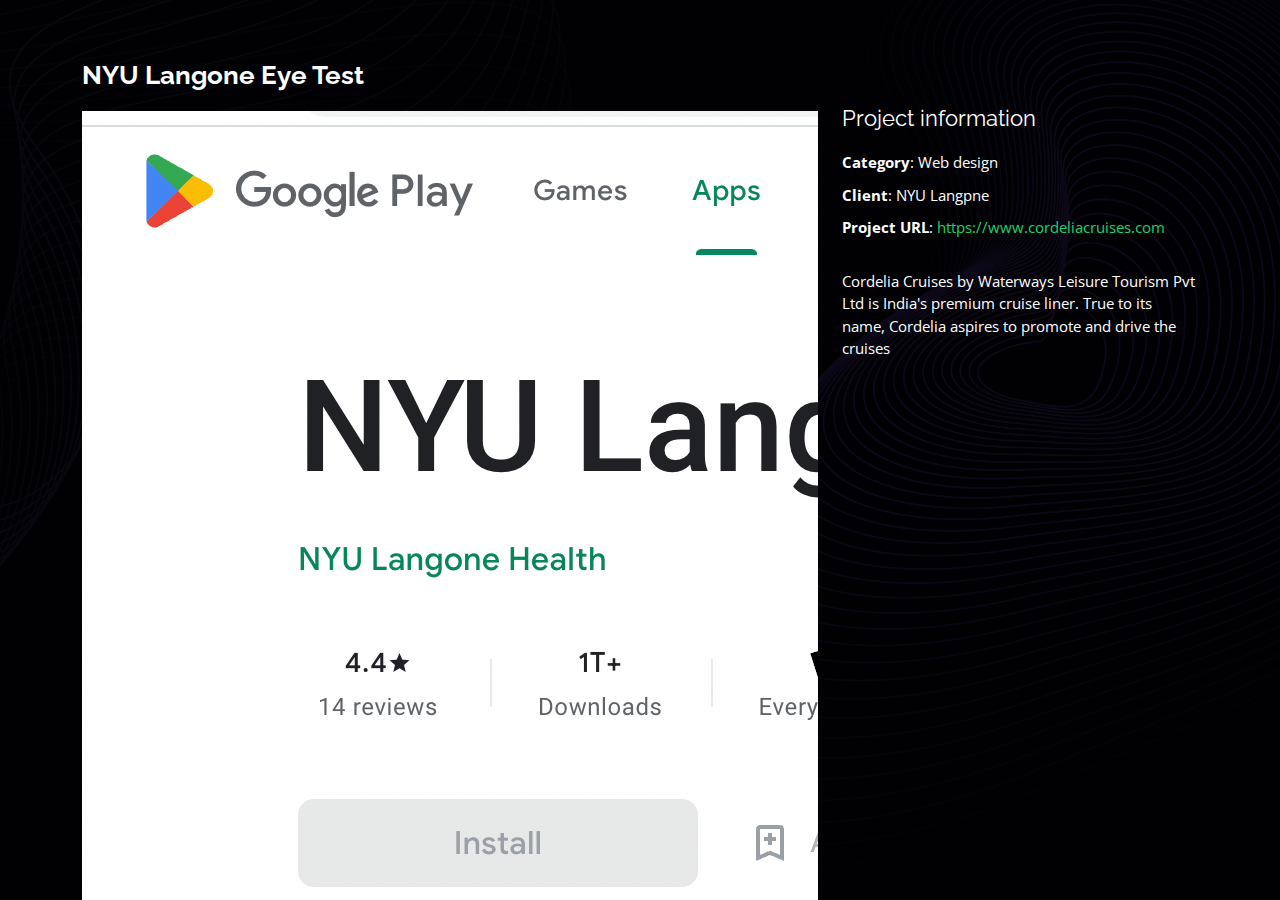
<file: nyutest-details.html>
<!DOCTYPE html>
<html lang="en">

<head>
  <meta charset="utf-8">
  <meta content="width=device-width, initial-scale=1.0" name="viewport">

  <title>Portfolio Details</title>
  <meta content="" name="description">
  <meta content="" name="keywords">

  <!-- Favicons -->
  <link href="assets/img/favicon.png" rel="icon">
  <link href="assets/img/apple-touch-icon.png" rel="apple-touch-icon">

  <!-- Google Fonts -->
  <link href="https://fonts.googleapis.com/css?family=Open+Sans:300,300i,400,400i,600,600i,700,700i|Raleway:300,300i,400,400i,500,500i,600,600i,700,700i|Poppins:300,300i,400,400i,500,500i,600,600i,700,700i" rel="stylesheet">

  <!-- Vendor CSS Files -->
  <link href="assets/vendor/bootstrap/css/bootstrap.min.css" rel="stylesheet">
  <link href="assets/vendor/bootstrap-icons/bootstrap-icons.css" rel="stylesheet">
  <link href="assets/vendor/boxicons/css/boxicons.min.css" rel="stylesheet">
  <link href="assets/vendor/glightbox/css/glightbox.min.css" rel="stylesheet">
  <link href="assets/vendor/remixicon/remixicon.css" rel="stylesheet">
  <link href="assets/vendor/swiper/swiper-bundle.min.css" rel="stylesheet">

  <!-- Template Main CSS File -->
  <link href="assets/css/style.css" rel="stylesheet">

</head>

<body>

  <main id="main">

    <!-- ======= Portfolio Details ======= -->
    <div id="portfolio-details" class="portfolio-details">
      <div class="container">

        <div class="row">

          <div class="col-lg-8">
            <h2 class="portfolio-title">NYU Langone Eye Test</h2>

            <div class="portfolio-details-slider swiper">
              <div class="swiper-wrapper align-items-center">

                <div class="swiper-slide">
                  <img src="assets/img/portfolio/nyutest.png" alt="">
                </div>


              </div>
              <div class="swiper-pagination"></div>
            </div>

          </div>

          <div class="col-lg-4 portfolio-info">
            <h3>Project information</h3>
            <ul>
              <li><strong>Category</strong>: Web design</li>
              <li><strong>Client</strong>: NYU Langpne</li>
              <li><strong>Project URL</strong>: <a href="https://www.cordeliacruises.com">https://www.cordeliacruises.com</a></li>
            </ul>

            <p>
              Cordelia Cruises by Waterways Leisure Tourism Pvt Ltd is India's premium cruise liner. True to its name, Cordelia aspires to promote and drive the cruises
            </p>
          </div>

        </div>

      </div>
    </div><!-- End Portfolio Details -->

  </main><!-- End #main -->


  <!-- Vendor JS Files -->
  <script src="assets/vendor/purecounter/purecounter_vanilla.js"></script>
  <script src="assets/vendor/bootstrap/js/bootstrap.bundle.min.js"></script>
  <script src="assets/vendor/glightbox/js/glightbox.min.js"></script>
  <script src="assets/vendor/isotope-layout/isotope.pkgd.min.js"></script>
  <script src="assets/vendor/swiper/swiper-bundle.min.js"></script>
  <script src="assets/vendor/waypoints/noframework.waypoints.js"></script>
  <script src="assets/vendor/php-email-form/validate.js"></script>

  <!-- Template Main JS File -->
  <script src="assets/js/main.js"></script>

</body>

</html>
</file>
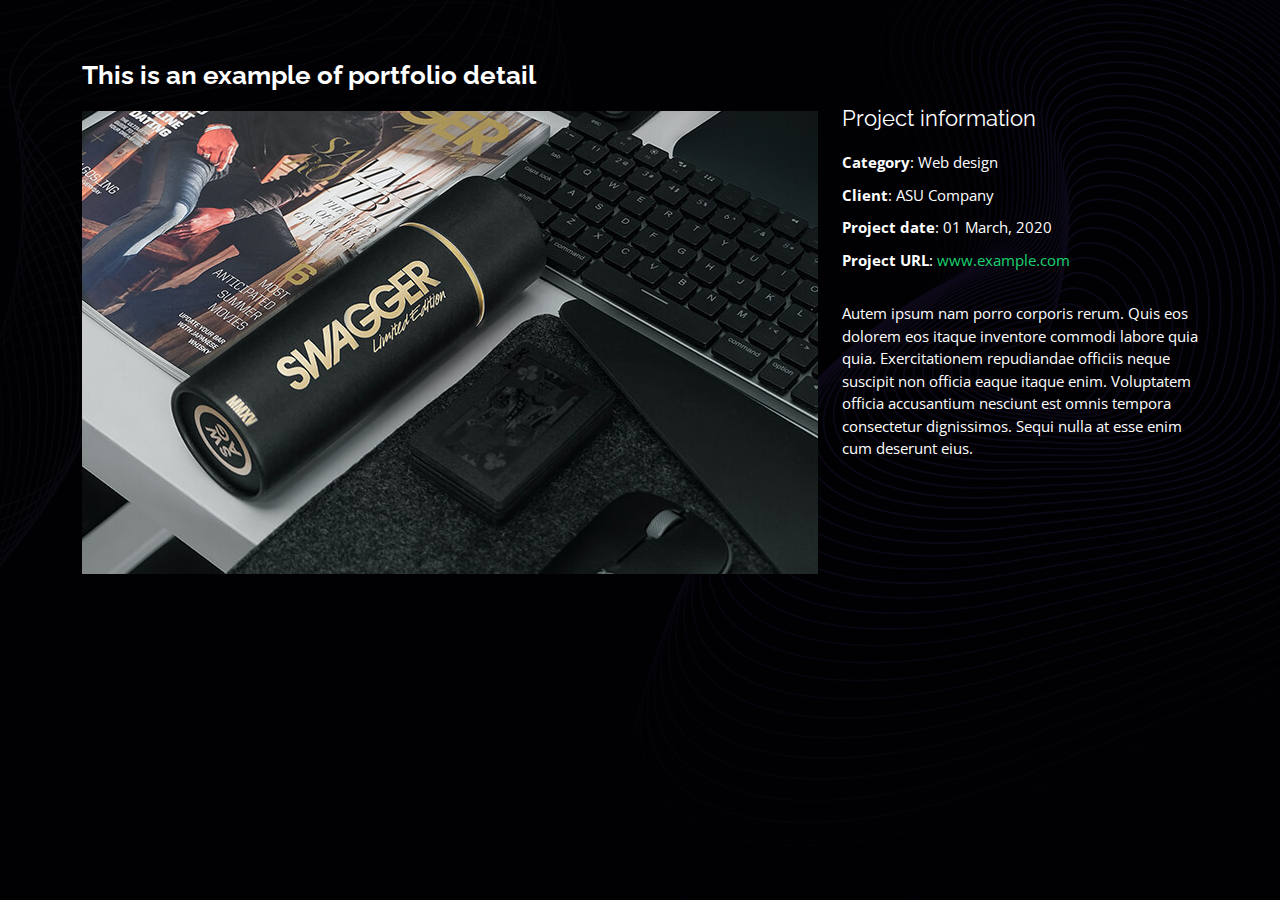
<file: portfolio-details.html>
<!DOCTYPE html>
<html lang="en">

<head>
  <meta charset="utf-8">
  <meta content="width=device-width, initial-scale=1.0" name="viewport">

  <title>Portfolio Details - Personal Bootstrap Template</title>
  <meta content="" name="description">
  <meta content="" name="keywords">

  <!-- Favicons -->
  <link href="assets/img/favicon.png" rel="icon">
  <link href="assets/img/apple-touch-icon.png" rel="apple-touch-icon">

  <!-- Google Fonts -->
  <link href="https://fonts.googleapis.com/css?family=Open+Sans:300,300i,400,400i,600,600i,700,700i|Raleway:300,300i,400,400i,500,500i,600,600i,700,700i|Poppins:300,300i,400,400i,500,500i,600,600i,700,700i" rel="stylesheet">

  <!-- Vendor CSS Files -->
  <link href="assets/vendor/bootstrap/css/bootstrap.min.css" rel="stylesheet">
  <link href="assets/vendor/bootstrap-icons/bootstrap-icons.css" rel="stylesheet">
  <link href="assets/vendor/boxicons/css/boxicons.min.css" rel="stylesheet">
  <link href="assets/vendor/glightbox/css/glightbox.min.css" rel="stylesheet">
  <link href="assets/vendor/remixicon/remixicon.css" rel="stylesheet">
  <link href="assets/vendor/swiper/swiper-bundle.min.css" rel="stylesheet">

  <!-- Template Main CSS File -->
  <link href="assets/css/style.css" rel="stylesheet">

  <!-- =======================================================
  * Template Name: Personal
  * Updated: Mar 10 2023 with Bootstrap v5.2.3
  * Template URL: https://bootstrapmade.com/personal-free-resume-bootstrap-template/
  * Author: BootstrapMade.com
  * License: https://bootstrapmade.com/license/
  ======================================================== -->
</head>

<body>

  <main id="main">

    <!-- ======= Portfolio Details ======= -->
    <div id="portfolio-details" class="portfolio-details">
      <div class="container">

        <div class="row">

          <div class="col-lg-8">
            <h2 class="portfolio-title">This is an example of portfolio detail</h2>

            <div class="portfolio-details-slider swiper">
              <div class="swiper-wrapper align-items-center">

                <div class="swiper-slide">
                  <img src="assets/img/portfolio/portfolio-details-1.jpg" alt="">
                </div>


              </div>
              <div class="swiper-pagination"></div>
            </div>

          </div>

          <div class="col-lg-4 portfolio-info">
            <h3>Project information</h3>
            <ul>
              <li><strong>Category</strong>: Web design</li>
              <li><strong>Client</strong>: ASU Company</li>
              <li><strong>Project date</strong>: 01 March, 2020</li>
              <li><strong>Project URL</strong>: <a href="#">www.example.com</a></li>
            </ul>

            <p>
              Autem ipsum nam porro corporis rerum. Quis eos dolorem eos itaque inventore commodi labore quia quia. Exercitationem repudiandae officiis neque suscipit non officia eaque itaque enim. Voluptatem officia accusantium nesciunt est omnis tempora consectetur dignissimos. Sequi nulla at esse enim cum deserunt eius.
            </p>
          </div>

        </div>

      </div>
    </div><!-- End Portfolio Details -->

  </main><!-- End #main -->


  <!-- Vendor JS Files -->
  <script src="assets/vendor/purecounter/purecounter_vanilla.js"></script>
  <script src="assets/vendor/bootstrap/js/bootstrap.bundle.min.js"></script>
  <script src="assets/vendor/glightbox/js/glightbox.min.js"></script>
  <script src="assets/vendor/isotope-layout/isotope.pkgd.min.js"></script>
  <script src="assets/vendor/swiper/swiper-bundle.min.js"></script>
  <script src="assets/vendor/waypoints/noframework.waypoints.js"></script>
  <script src="assets/vendor/php-email-form/validate.js"></script>

  <!-- Template Main JS File -->
  <script src="assets/js/main.js"></script>

</body>

</html>
</file>
<file: assets/css/style.css>
/*--------------------------------------------------------------
# General
--------------------------------------------------------------*/
body {
  font-family: "Open Sans", sans-serif;
  background-color: #040404;
  color: #fff;
  position: relative;
  background: transparent;
}

body::before {
  content: "";
  position: fixed;
  background: #040404 url("../img/herobg.png") top right no-repeat;
  background-size: cover;
  left: 0;
  right: 0;
  top: 0;
  height: 100vh;
  z-index: -1;
}

@media (min-width: 1024px) {
  body::before {
    background-attachment: fixed;
  }
}

a {
  color: #18d26e;
  text-decoration: none;
}

a:hover {
  color: #35e888;
  text-decoration: none;
}

h1,
h2,
h3,
h4,
h5,
h6 {
  font-family: "Raleway", sans-serif;
}

/*--------------------------------------------------------------
# Header
--------------------------------------------------------------*/
#header {
  transition: ease-in-out 0.3s;
  position: relative;
  height: 100vh;
  display: flex;
  align-items: center;
  z-index: 997;
  overflow-y: auto;
}

#header * {
  transition: ease-in-out 0.3s;
}

#header h1 {
  font-size: 48px;
  margin: 0;
  padding: 0;
  line-height: 1;
  font-weight: 700;
  font-family: "Poppins", sans-serif;
}

#header h1 a,
#header h1 a:hover {
  color: #fff;
  line-height: 1;
  display: inline-block;
}

#header h2 {
  font-size: 24px;
  margin-top: 20px;
  color: rgba(255, 255, 255, 0.8);
}

#header h2 span {
  color: #fff;
  border-bottom: 2px solid #18d26e;
  padding-bottom: 6px;
}

#header img {
  padding: 0;
  margin: 0;
}

#header .social-links {
  margin-top: 40px;
  display: flex;
}

#header .social-links a {
  font-size: 16px;
  display: flex;
  justify-content: center;
  align-items: center;
  background: rgba(255, 255, 255, 0.1);
  color: #fff;
  line-height: 1;
  margin-right: 8px;
  border-radius: 50%;
  width: 40px;
  height: 40px;
}

#header .social-links a:hover {
  background: #18d26e;
}

/* .detailsImg {
  height: 200px;
} */

@media (max-width: 992px) {
  #header h1 {
    font-size: 36px;
  }

  #header h2 {
    font-size: 20px;
    line-height: 30px;
  }

  #header .social-links {
    margin-top: 15px;
  }

  #header .container {
    display: flex;
    flex-direction: column;
    align-items: center;
  }
}

/* Header Top */
#header.header-top {
  height: 80px;
  position: fixed;
  left: 0;
  top: 0;
  right: 0;
  background: rgba(0, 0, 0, 0.9);
}

#header.header-top .social-links,
#header.header-top h2 {
  display: none;
}

#header.header-top h1 {
  margin-right: auto;
  font-size: 36px;
}

#header.header-top .container {
  display: flex;
  align-items: center;
}

#header.header-top .navbar {
  margin: 0;
}

@media (max-width: 768px) {
  #header.header-top {
    height: 60px;
  }

  #header.header-top h1 {
    font-size: 26px;
  }
}

/*--------------------------------------------------------------
# Navigation Menu
--------------------------------------------------------------*/
/**
* Desktop Navigation 
*/
.navbar {
  padding: 0;
  margin-top: 35px;
}

.navbar ul {
  margin: 0;
  padding: 0;
  display: flex;
  list-style: none;
  align-items: center;
}

.navbar li {
  position: relative;
}

.navbar li+li {
  margin-left: 30px;
}

.navbar a,
.navbar a:focus {
  display: flex;
  align-items: center;
  justify-content: space-between;
  padding: 0;
  font-family: "Poppins", sans-serif;
  font-size: 16px;
  font-weight: 400;
  color: rgba(255, 255, 255, 0.7);
  white-space: nowrap;
  transition: 0.3s;
}

.navbar a i,
.navbar a:focus i {
  font-size: 12px;
  line-height: 0;
  margin-left: 5px;
}

.navbar a:before {
  content: "";
  position: absolute;
  width: 0;
  height: 2px;
  bottom: -4px;
  left: 0;
  background-color: #18d26e;
  visibility: hidden;
  width: 0px;
  transition: all 0.3s ease-in-out 0s;
}

.navbar a:hover:before,
.navbar li:hover>a:before,
.navbar .active:before {
  visibility: visible;
  width: 25px;
}

.navbar a:hover,
.navbar .active,
.navbar .active:focus,
.navbar li:hover>a {
  color: #fff;
}

/**
* Mobile Navigation 
*/
.mobile-nav-toggle {
  color: #fff;
  font-size: 28px;
  cursor: pointer;
  display: none;
  line-height: 0;
  transition: 0.5s;
  position: fixed;
  right: 15px;
  top: 15px;
}

@media (max-width: 991px) {
  .mobile-nav-toggle {
    display: block;
  }

  .navbar ul {
    display: none;
  }
}

.navbar-mobile {
  position: fixed;
  overflow: hidden;
  top: 0;
  right: 0;
  left: 0;
  bottom: 0;
  background: rgba(0, 0, 0, 0.9);
  transition: 0.3s;
  z-index: 999;
  margin-top: 0;
}

.navbar-mobile .mobile-nav-toggle {
  position: absolute;
  top: 15px;
  right: 15px;
}

.navbar-mobile ul {
  display: block;
  position: absolute;
  top: 55px;
  right: 15px;
  bottom: 45px;
  left: 15px;
  padding: 10px 0;
  overflow-y: auto;
  transition: 0.3s;
  border: 2px solid rgba(255, 255, 255, 0.2);
}

.navbar-mobile li {
  padding: 12px 20px;
}

.navbar-mobile li+li {
  margin: 0;
}

.navbar-mobile a,
.navbar-mobile a:focus {
  font-size: 16px;
  position: relative;
}

/*--------------------------------------------------------------
# Sections General
--------------------------------------------------------------*/
section {
  overflow: hidden;
  position: absolute;
  width: 100%;
  top: 140px;
  bottom: 100%;
  opacity: 0;
  transition: ease-in-out 0.4s;
  z-index: 2;
}

section.section-show {
  top: 100px;
  bottom: auto;
  opacity: 1;
  padding-bottom: 45px;
}

section .container {
  background: rgba(0, 0, 0, 0.9);
  padding: 30px;
}

@media (max-width: 768px) {
  section {
    top: 120px;
  }

  section.section-show {
    top: 80px;
  }
}

.section-title h2 {
  font-size: 14px;
  font-weight: 500;
  padding: 0;
  line-height: 1px;
  margin: 0 0 20px 0;
  letter-spacing: 2px;
  text-transform: uppercase;
  color: #aaaaaa;
  font-family: "Poppins", sans-serif;
}

.section-title h2::after {
  content: "";
  width: 120px;
  height: 1px;
  display: inline-block;
  background: #4ceb95;
  margin: 4px 10px;
}

.section-title p {
  margin: 0;
  margin: -15px 0 15px 0;
  font-size: 36px;
  font-weight: 700;
  text-transform: uppercase;
  font-family: "Poppins", sans-serif;
  color: #fff;
}

/*--------------------------------------------------------------
# About
--------------------------------------------------------------*/
.about-me .content h3 {
  font-weight: 700;
  font-size: 26px;
  color: #18d26e;
}

.about-me .content ul {
  list-style: none;
  padding: 0;
}

.about-me .content ul li {
  margin-bottom: 20px;
  display: flex;
  align-items: center;
}

.about-me .content ul strong {
  margin-right: 10px;
}

.about-me .content ul i {
  font-size: 16px;
  margin-right: 5px;
  color: #18d26e;
  line-height: 0;
}

.about-me .content p:last-child {
  margin-bottom: 0;
}

/*--------------------------------------------------------------
# Counts
--------------------------------------------------------------*/
.counts {
  padding: 70px 0 60px;
}

.counts .count-box {
  padding: 30px 30px 25px 30px;
  width: 100%;
  position: relative;
  text-align: center;
  background: rgba(255, 255, 255, 0.08);
}

.counts .count-box i {
  position: absolute;
  top: -25px;
  left: 50%;
  transform: translateX(-50%);
  font-size: 24px;
  background: rgba(255, 255, 255, 0.1);
  padding: 12px;
  color: #18d26e;
  border-radius: 50px;
  line-height: 0;
}

.counts .count-box span {
  font-size: 36px;
  display: block;
  font-weight: 600;
  color: #fff;
}

.counts .count-box p {
  padding: 0;
  margin: 0;
  font-family: "Raleway", sans-serif;
  font-size: 14px;
}

/*--------------------------------------------------------------
# Skills
--------------------------------------------------------------*/
.skills .progress {
  height: 60px;
  display: block;
  background: none;
  border-radius: 0;
}

.skills .progress .skill {
  padding: 10px 0;
  margin: 0;
  text-transform: uppercase;
  display: block;
  font-weight: 600;
  font-family: "Poppins", sans-serif;
  color: #fff;
}

.skills .progress .skill .val {
  float: right;
  font-style: normal;
}

.skills .progress-bar-wrap {
  background: rgba(255, 255, 255, 0.2);
}

.skills .progress-bar {
  width: 1px;
  height: 10px;
  transition: 0.9s;
  background-color: #18d26e;
}

/*--------------------------------------------------------------
# Interests
--------------------------------------------------------------*/
.interests .icon-box {
  display: flex;
  align-items: center;
  padding: 20px;
  background: rgba(255, 255, 255, 0.08);
  transition: ease-in-out 0.3s;
}

.interests .icon-box i {
  font-size: 32px;
  padding-right: 10px;
  line-height: 1;
}

.interests .icon-box h3 {
  font-weight: 700;
  margin: 0;
  padding: 0;
  line-height: 1;
  font-size: 16px;
  color: #fff;
}

.interests .icon-box:hover {
  background: rgba(255, 255, 255, 0.12);
}

/*--------------------------------------------------------------
# Testimonials
--------------------------------------------------------------*/
.testimonials .testimonials-carousel,
.testimonials .testimonials-slider {
  overflow: hidden;
}

.testimonials .testimonial-item {
  box-sizing: content-box;
  min-height: 320px;
}

.testimonials .testimonial-item .testimonial-img {
  width: 90px;
  border-radius: 50%;
  margin: -40px 0 0 40px;
  position: relative;
  z-index: 2;
  border: 6px solid rgba(255, 255, 255, 0.12);
}

.testimonials .testimonial-item h3 {
  font-size: 18px;
  font-weight: bold;
  margin: 10px 0 5px 45px;
  color: #fff;
}

.testimonials .testimonial-item h4 {
  font-size: 14px;
  color: #999;
  margin: 0 0 0 45px;
}

.testimonials .testimonial-item .quote-icon-left,
.testimonials .testimonial-item .quote-icon-right {
  color: rgba(255, 255, 255, 0.25);
  font-size: 26px;
}

.testimonials .testimonial-item .quote-icon-left {
  display: inline-block;
  left: -5px;
  position: relative;
}

.testimonials .testimonial-item .quote-icon-right {
  display: inline-block;
  right: -5px;
  position: relative;
  top: 10px;
}

.testimonials .testimonial-item p {
  font-style: italic;
  margin: 0 15px 0 15px;
  padding: 20px 20px 60px 20px;
  background: rgba(255, 255, 255, 0.1);
  position: relative;
  border-radius: 6px;
  position: relative;
  z-index: 1;
}

.testimonials .swiper-pagination {
  margin-top: 20px;
  position: relative;
}

.testimonials .swiper-pagination .swiper-pagination-bullet {
  width: 12px;
  height: 12px;
  opacity: 1;
  background-color: rgba(255, 255, 255, 0.3);
}

.testimonials .swiper-pagination .swiper-pagination-bullet-active {
  background-color: #18d26e;
}

/*--------------------------------------------------------------
# Resume
--------------------------------------------------------------*/
.resume .resume-title {
  font-size: 26px;
  font-weight: 700;
  margin-top: 20px;
  margin-bottom: 20px;
  color: #fff;
}

.resume .resume-item {
  padding: 0 0 20px 20px;
  margin-top: -2px;
  border-left: 2px solid rgba(255, 255, 255, 0.2);
  position: relative;
}

.resume .resume-item h4 {
  line-height: 18px;
  font-size: 18px;
  font-weight: 600;
  text-transform: uppercase;
  font-family: "Poppins", sans-serif;
  color: #18d26e;
  margin-bottom: 10px;
}

.resume .resume-item h5 {
  font-size: 16px;
  background: rgba(255, 255, 255, 0.15);
  padding: 5px 15px;
  display: inline-block;
  font-weight: 600;
  margin-bottom: 10px;
}

.resume .resume-item ul {
  padding-left: 20px;
}

.resume .resume-item ul li {
  padding-bottom: 10px;
}

.resume .resume-item:last-child {
  padding-bottom: 0;
}

.resume .resume-item::before {
  content: "";
  position: absolute;
  width: 16px;
  height: 16px;
  border-radius: 50px;
  left: -9px;
  top: 0;
  background: #18d26e;
  border: 2px solid #18d26e;
}

/*--------------------------------------------------------------
# Services
--------------------------------------------------------------*/
.services .icon-box {
  text-align: center;
  background: rgba(204, 204, 204, 0.1);
  padding: 80px 20px;
  transition: all ease-in-out 0.3s;
}

.services .icon-box .icon {
  margin: 0 auto;
  width: 64px;
  height: 64px;
  background: #18d26e;
  border-radius: 5px;
  transition: all 0.3s ease-out 0s;
  display: flex;
  align-items: center;
  justify-content: center;
  margin-bottom: 20px;
  transform-style: preserve-3d;
}

.services .icon-box .icon i {
  color: #fff;
  font-size: 28px;
}

.services .icon-box .icon::before {
  position: absolute;
  content: "";
  left: -8px;
  top: -8px;
  height: 100%;
  width: 100%;
  background: rgba(255, 255, 255, 0.15);
  border-radius: 5px;
  transition: all 0.3s ease-out 0s;
  transform: translateZ(-1px);
}

.services .icon-box h4 {
  font-weight: 700;
  margin-bottom: 15px;
  font-size: 24px;
}

.services .icon-box h4 a {
  color: #fff;
}

.services .icon-box p {
  line-height: 24px;
  font-size: 14px;
  margin-bottom: 0;
}

.services .icon-box:hover {
  background: #18d26e;
  border-color: #18d26e;
}

.services .icon-box:hover .icon {
  background: #fff;
}

.services .icon-box:hover .icon i {
  color: #18d26e;
}

.services .icon-box:hover .icon::before {
  background: #35e888;
}

.services .icon-box:hover h4 a,
.services .icon-box:hover p {
  color: #fff;
}

/*--------------------------------------------------------------
# Portfolio
--------------------------------------------------------------*/
.portfolio .portfolio-item {
  margin-bottom: 30px;
}

.portfolio #portfolio-flters {
  padding: 0;
  margin: 0 auto 15px auto;
  list-style: none;
  text-align: center;
  border-radius: 50px;
  padding: 2px 15px;
}

.portfolio #portfolio-flters li {
  cursor: pointer;
  display: inline-block;
  padding: 8px 16px 10px 16px;
  font-size: 14px;
  font-weight: 600;
  line-height: 1;
  text-transform: uppercase;
  color: #fff;
  background: rgba(255, 255, 255, 0.1);
  margin: 0 3px 10px 3px;
  transition: all 0.3s ease-in-out;
  border-radius: 4px;
}

.portfolio #portfolio-flters li:hover,
.portfolio #portfolio-flters li.filter-active {
  background: #18d26e;
}

.portfolio #portfolio-flters li:last-child {
  margin-right: 0;
}

.portfolio .portfolio-wrap {
  transition: 0.3s;
  position: relative;
  overflow: hidden;
  z-index: 1;
  background: rgba(0, 0, 0, 0.6);
}

.portfolio .portfolio-wrap::before {
  content: "";
  background: rgba(0, 0, 0, 0.6);
  position: absolute;
  left: 30px;
  right: 30px;
  top: 30px;
  bottom: 30px;
  transition: all ease-in-out 0.3s;
  z-index: 2;
  opacity: 0;
}

.portfolio .portfolio-wrap .portfolio-info {
  opacity: 0;
  position: absolute;
  top: 0;
  left: 0;
  right: 0;
  bottom: 0;
  text-align: center;
  z-index: 3;
  transition: all ease-in-out 0.3s;
  display: flex;
  flex-direction: column;
  justify-content: center;
  align-items: center;
}

.portfolio .portfolio-wrap .portfolio-info::before {
  display: block;
  content: "";
  width: 48px;
  height: 48px;
  position: absolute;
  top: 35px;
  left: 35px;
  border-top: 3px solid #fff;
  border-left: 3px solid #fff;
  transition: all 0.5s ease 0s;
  z-index: 9994;
}

.portfolio .portfolio-wrap .portfolio-info::after {
  display: block;
  content: "";
  width: 48px;
  height: 48px;
  position: absolute;
  bottom: 35px;
  right: 35px;
  border-bottom: 3px solid #fff;
  border-right: 3px solid #fff;
  transition: all 0.5s ease 0s;
  z-index: 9994;
}

.portfolio .portfolio-wrap .portfolio-info h4 {
  font-size: 20px;
  color: #fff;
  font-weight: 600;
}

.portfolio .portfolio-wrap .portfolio-info p {
  color: #ffffff;
  font-size: 14px;
  text-transform: uppercase;
  padding: 0;
  margin: 0;
}

.portfolio .portfolio-wrap .portfolio-links {
  text-align: center;
  z-index: 4;
}

.portfolio .portfolio-wrap .portfolio-links a {
  color: #fff;
  margin: 0 2px;
  font-size: 28px;
  display: inline-block;
  transition: 0.3s;
}

.portfolio .portfolio-wrap .portfolio-links a:hover {
  color: #63eda3;
}

.portfolio .portfolio-wrap:hover::before {
  top: 0;
  left: 0;
  right: 0;
  bottom: 0;
  opacity: 1;
}

.portfolio .portfolio-wrap:hover .portfolio-info {
  opacity: 1;
}

.portfolio .portfolio-wrap:hover .portfolio-info::before {
  top: 15px;
  left: 15px;
}

.portfolio .portfolio-wrap:hover .portfolio-info::after {
  bottom: 15px;
  right: 15px;
}

/*--------------------------------------------------------------
# Portfolio Details
--------------------------------------------------------------*/
.portfolio-details {
  padding-top: 40px;
  background: rgba(0, 0, 0, 0.8);
  position: fixed;
  left: 0;
  right: 0;
  top: 0;
  bottom: 0;
  overflow-y: auto;
}

.portfolio-details .container {
  padding-top: 20px;
  padding-bottom: 40px;
}

.portfolio-details .portfolio-title {
  font-size: 26px;
  font-weight: 700;
  margin-bottom: 20px;
}

.portfolio-details .portfolio-info {
  padding-top: 45px;
}

.portfolio-details .portfolio-info h3 {
  font-size: 22px;
  font-weight: 400;
  margin-bottom: 20px;
}

.portfolio-details .portfolio-info ul {
  list-style: none;
  padding: 0;
  font-size: 15px;
}

.portfolio-details .portfolio-info ul li+li {
  margin-top: 10px;
}

.portfolio-details .portfolio-info p {
  font-size: 15px;
  padding: 15px 0 0 0;
}

@media (max-width: 992px) {
  .portfolio-details .portfolio-info {
    padding-top: 20px;
  }
}

.portfolio-details .swiper-pagination {
  margin-top: 20px;
  position: relative;
}

.portfolio-details .swiper-pagination .swiper-pagination-bullet {
  width: 12px;
  height: 12px;
  opacity: 1;
  background-color: rgba(255, 255, 255, 0.3);
}

.portfolio-details .swiper-pagination .swiper-pagination-bullet-active {
  background-color: #18d26e;
}

/*--------------------------------------------------------------
# Contact
--------------------------------------------------------------*/
.contact .info-box {
  color: #444444;
  padding: 20px;
  width: 100%;
  background: rgba(255, 255, 255, 0.08);
}

.contact .info-box i.bx {
  font-size: 24px;
  color: #18d26e;
  border-radius: 50%;
  padding: 14px;
  float: left;
  background: rgba(255, 255, 255, 0.1);
}

.contact .info-box h3 {
  font-size: 20px;
  color: rgba(255, 255, 255, 0.5);
  font-weight: 700;
  margin: 10px 0 8px 68px;
}

.contact .info-box p {
  padding: 0;
  color: #fff;
  line-height: 24px;
  font-size: 14px;
  margin: 0 0 0 68px;
}

.contact .info-box .social-links {
  margin: 5px 0 0 68px;
  display: flex;
}

.contact .info-box .social-links a {
  font-size: 18px;
  display: inline-block;
  color: #fff;
  line-height: 1;
  margin-right: 12px;
  transition: 0.3s;
}

.contact .info-box .social-links a:hover {
  color: #18d26e;
}

.contact .php-email-form {
  padding: 30px;
  background: rgba(255, 255, 255, 0.08);
}

.contact .php-email-form .error-message {
  display: none;
  background: rgba(255, 255, 255, 0.08);
  background: #ed3c0d;
  text-align: left;
  padding: 15px;
  font-weight: 600;
}

.contact .php-email-form .error-message br+br {
  margin-top: 25px;
}

.contact .php-email-form .sent-message {
  display: none;
  background: rgba(255, 255, 255, 0.08);
  background: #18d26e;
  text-align: center;
  padding: 15px;
  font-weight: 600;
}

.contact .php-email-form .loading {
  display: none;
  background: rgba(255, 255, 255, 0.08);
  text-align: center;
  padding: 15px;
}

.contact .php-email-form .loading:before {
  content: "";
  display: inline-block;
  border-radius: 50%;
  width: 24px;
  height: 24px;
  margin: 0 10px -6px 0;
  border: 3px solid #18d26e;
  border-top-color: #eee;
  animation: animate-loading 1s linear infinite;
}

.contact .php-email-form input,
.contact .php-email-form textarea {
  border-radius: 0;
  box-shadow: none;
  font-size: 14px;
  background: rgba(255, 255, 255, 0.08);
  border: 0;
  transition: 0.3s;
  color: #fff;
}

.contact .php-email-form input:focus,
.contact .php-email-form textarea:focus {
  background-color: rgba(255, 255, 255, 0.11);
}

.contact .php-email-form input::-moz-placeholder,
.contact .php-email-form textarea::-moz-placeholder {
  color: rgba(255, 255, 255, 0.3);
  opacity: 1;
}

.contact .php-email-form input::placeholder,
.contact .php-email-form textarea::placeholder {
  color: rgba(255, 255, 255, 0.3);
  opacity: 1;
}

.contact .php-email-form input {
  padding: 10px 15px;
}

.contact .php-email-form textarea {
  padding: 12px 15px;
}

.contact .php-email-form button[type=submit] {
  background: #18d26e;
  border: 0;
  padding: 10px 30px;
  color: #fff;
  transition: 0.4s;
  border-radius: 4px;
}

.contact .php-email-form button[type=submit]:hover {
  background: #15bb62;
}

@keyframes animate-loading {
  0% {
    transform: rotate(0deg);
  }

  100% {
    transform: rotate(360deg);
  }
}

/*--------------------------------------------------------------
# Credits
--------------------------------------------------------------*/
.credits {
  position: fixed;
  right: 0;
  left: 0;
  bottom: 0;
  padding: 15px;
  text-align: right;
  font-size: 13px;
  color: #fff;
  z-index: 999999;
}

@media (max-width: 992px) {
  .credits {
    text-align: center;
    padding: 10px;
    background: rgba(0, 0, 0, 0.8);
  }
}

.credits a {
  color: #18d26e;
  transition: 0.3s;
}

.credits a:hover {
  color: #fff;
}
</file>
